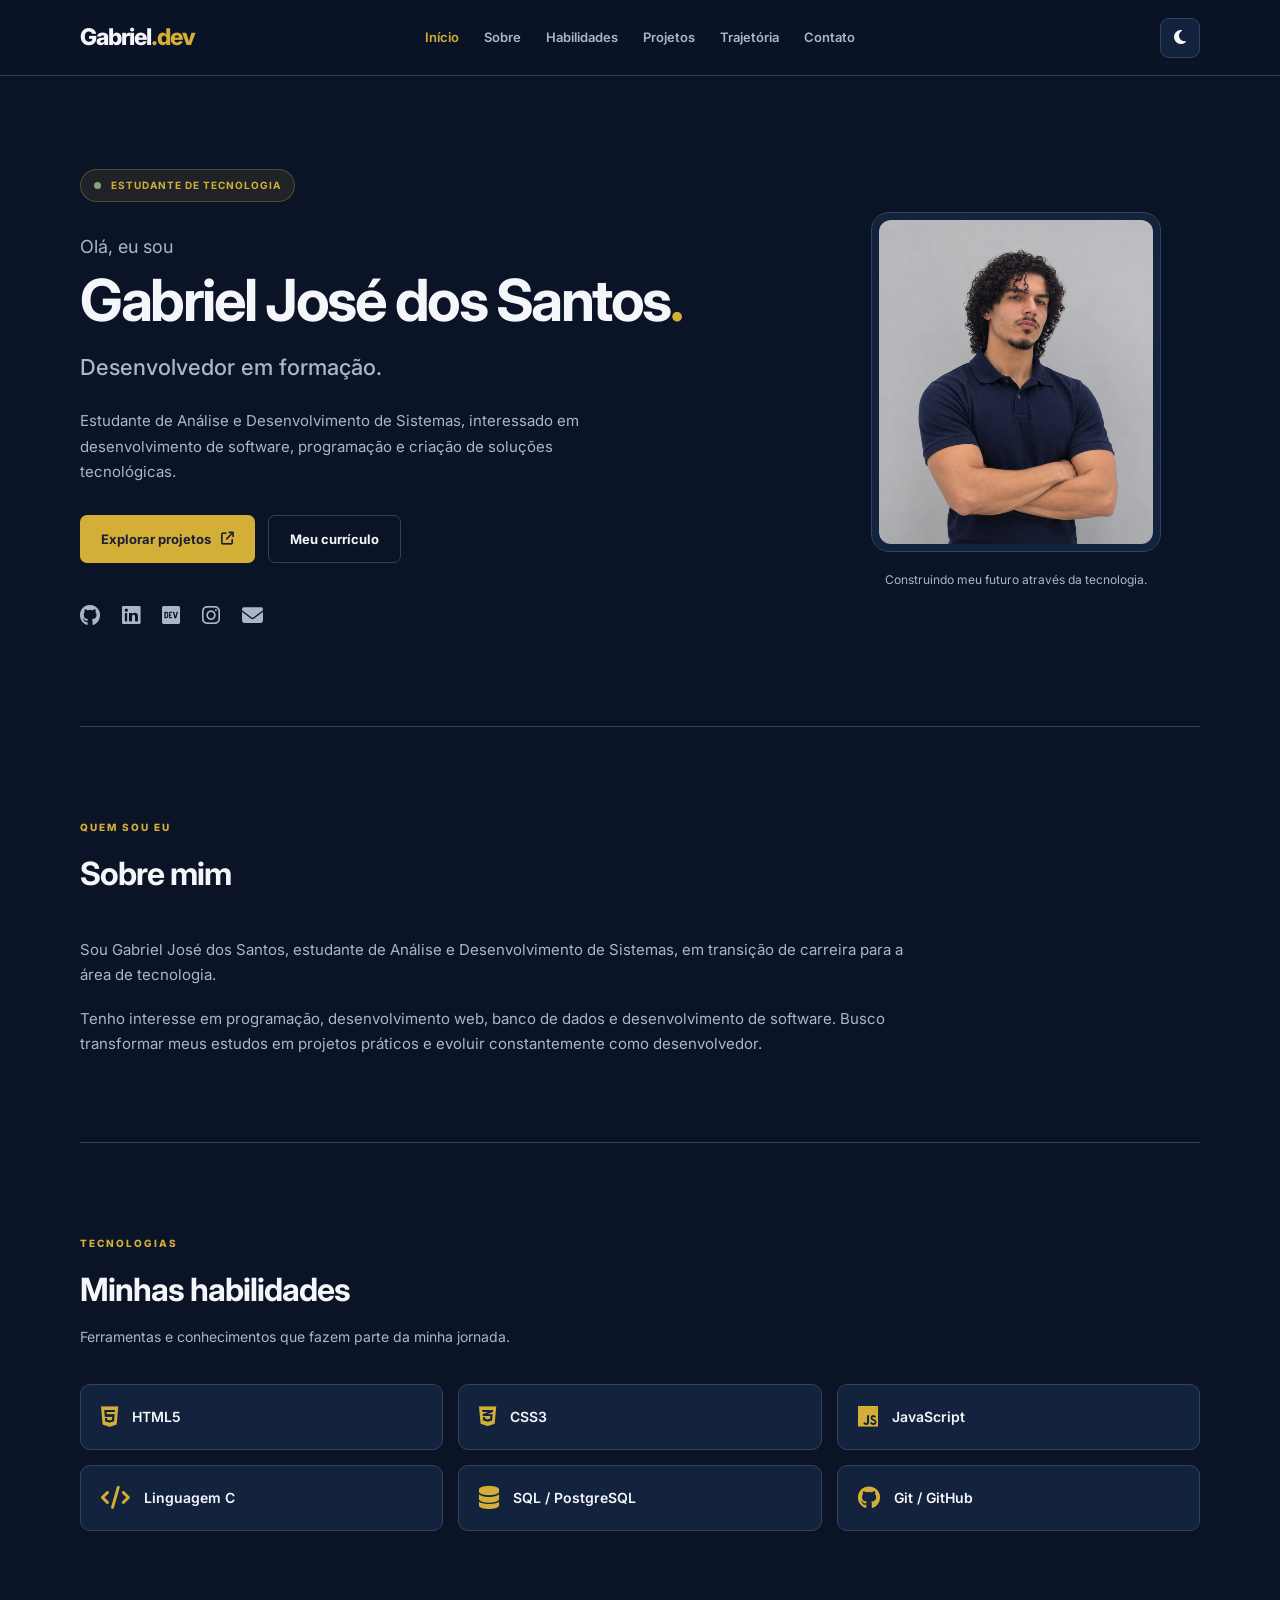
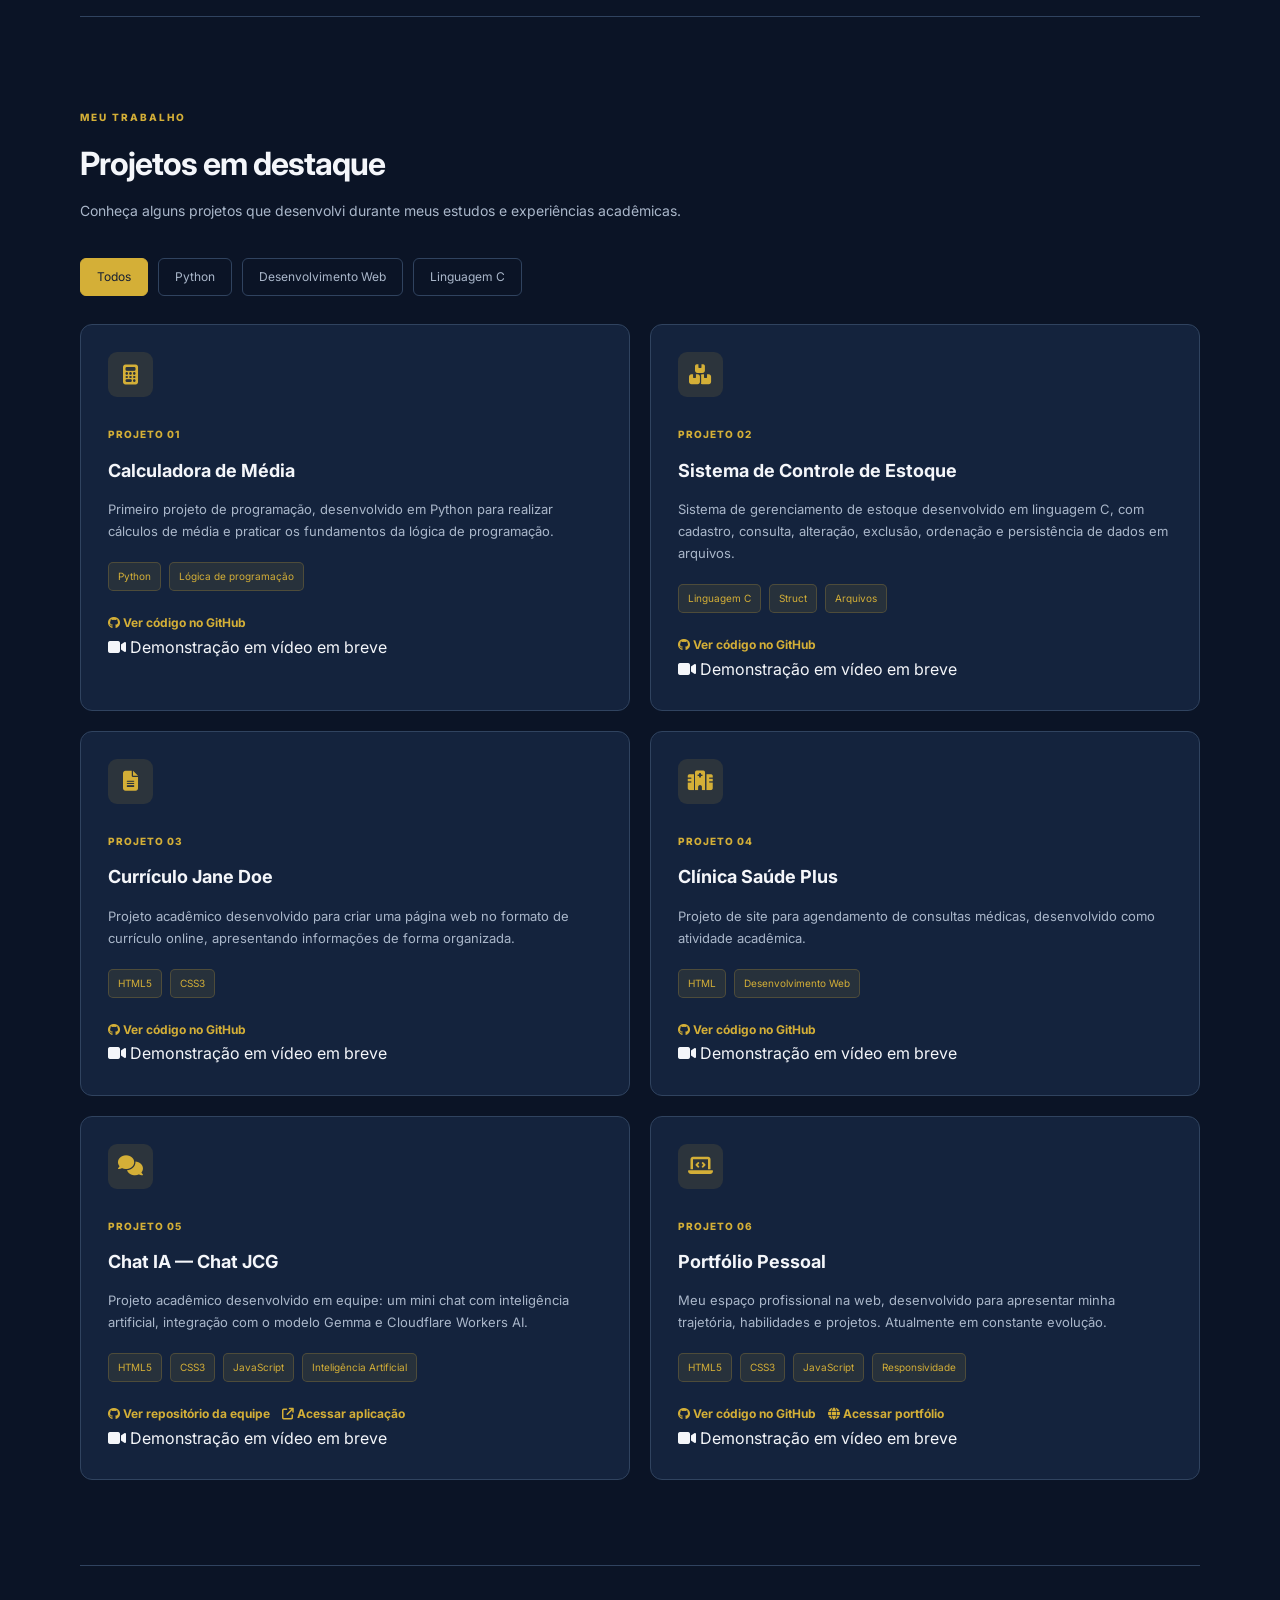
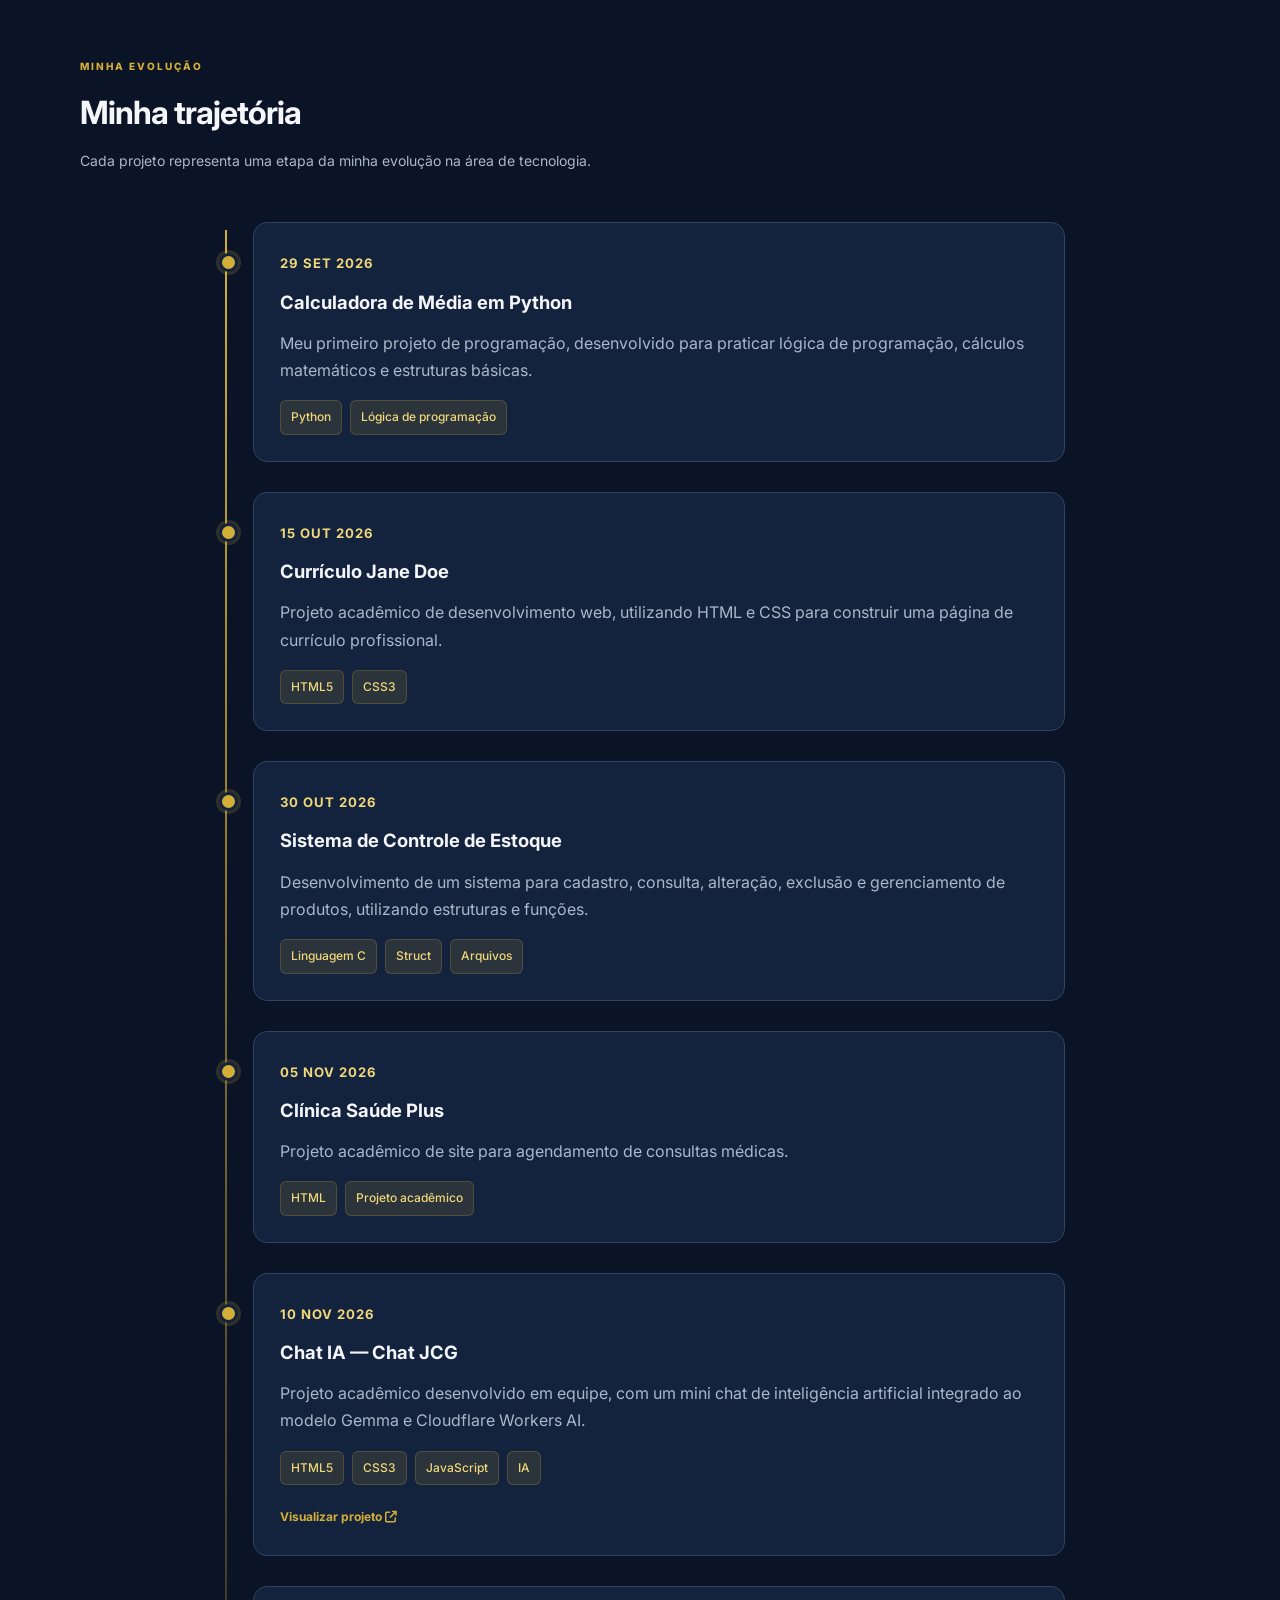
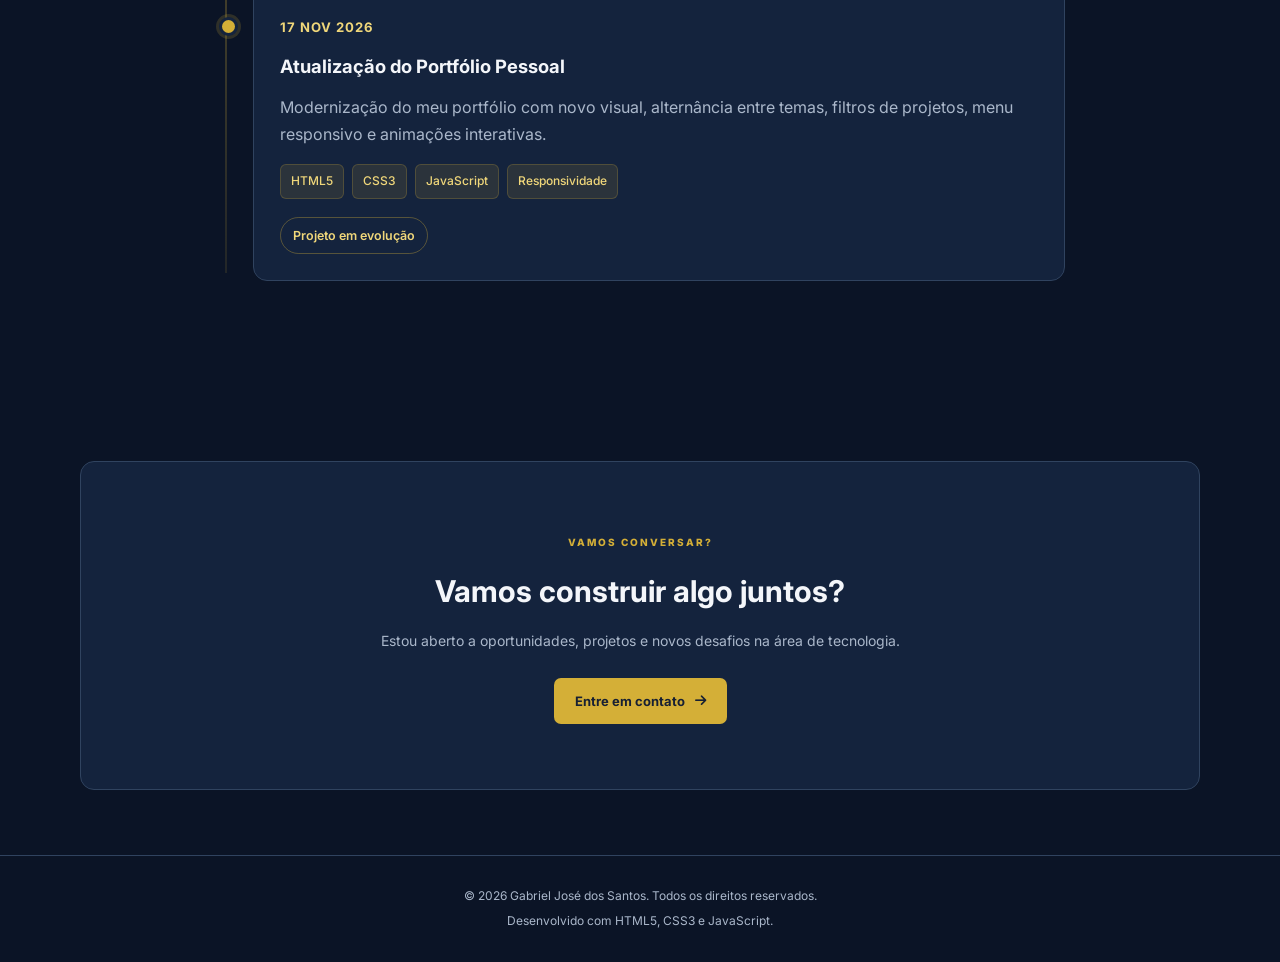
<file: index.html>
<!DOCTYPE html>
<html lang="pt-BR">

<head>
    <meta charset="UTF-8">
    <meta name="viewport" content="width=device-width, initial-scale=1.0">

    <meta name="description" content="Portfólio de Gabriel José dos Santos, estudante de Análise e Desenvolvimento de Sistemas.">

    <title>Gabriel Santos | Desenvolvedor</title>

    <link rel="preconnect" href="https://fonts.googleapis.com">
    <link rel="preconnect" href="https://fonts.gstatic.com" crossorigin>

    <link href="https://fonts.googleapis.com/css2?family=Inter:wght@400;500;600;700;800&display=swap" rel="stylesheet">

    <link rel="stylesheet" href="https://cdnjs.cloudflare.com/ajax/libs/font-awesome/6.5.2/css/all.min.css">

    <link rel="stylesheet" href="style.css">

    <script src="script.js" defer></script>
</head>

<body>

    <!-- =====================================
         NAVEGAÇÃO
    ====================================== -->

    <header class="topo">

        <div class="container topo-conteudo">

            <a href="#inicio" class="logo">
                Gabriel<span>.dev</span>
            </a>

            <button
                class="menu-toggle"
                type="button"
                aria-label="Abrir menu"
                aria-expanded="false"
            >
                <i class="fa-solid fa-bars"></i>
            </button>

            <nav class="menu">

                <a href="#inicio" class="ativo">Início</a>
                <a href="#sobre">Sobre</a>
                <a href="#habilidades">Habilidades</a>
                <a href="#projetos">Projetos</a>
                <a href="#trajetoria">Trajetória</a>
                <a href="contato.html">Contato</a>

            </nav>

            <button
                class="tema-toggle"
                type="button"
                aria-label="Ativar tema claro"
            >
                <i class="fa-solid fa-moon"></i>
            </button>

        </div>

    </header>


    <main>

        <!-- =====================================
             APRESENTAÇÃO
        ====================================== -->

        <section class="hero container" id="inicio">

            <div class="hero-texto">

                <span class="etiqueta">
                    <span class="ponto"></span>
                    ESTUDANTE DE TECNOLOGIA
                </span>

                <p class="saudacao">Olá, eu sou</p>

                <h1>
                    Gabriel José dos Santos<span>.</span>
                </h1>

                <h2>
                    Desenvolvedor em formação.
                </h2>

                <p class="hero-descricao">
                    Estudante de Análise e Desenvolvimento de Sistemas,
                    interessado em desenvolvimento de software,
                    programação e criação de soluções tecnológicas.
                </p>

                <div class="hero-botoes">

                    <a href="#projetos" class="botao botao-principal">
                        Explorar projetos
                        <i class="fa-solid fa-arrow-up-right-from-square"></i>
                    </a>

                    <a href="curriculo.html" class="botao botao-secundario">
                        Meu currículo
                    </a>

                </div>


                <!-- REDES SOCIAIS NA POSIÇÃO ORIGINAL -->

                <div class="redes-sociais">

                    <a
                        href="https://github.com/gabrieljdsantos"
                        target="_blank"
                        rel="noopener noreferrer"
                        aria-label="GitHub"
                    >
                        <i class="fa-brands fa-github"></i>
                    </a>

                    <a
                        href="https://www.linkedin.com/in/gabrieljdsantos"
                        target="_blank"
                        rel="noopener noreferrer"
                        aria-label="LinkedIn"
                    >
                        <i class="fa-brands fa-linkedin"></i>
                    </a>

                    <a
                        href="https://dev.to/gabriel_jdsantos"
                        target="_blank"
                        rel="noopener noreferrer"
                        aria-label="Dev.to"
                    >
                        <i class="fa-brands fa-dev"></i>
                    </a>

                    <a
                        href="https://www.instagram.com/gabriel_jdsantoss/"
                        target="_blank"
                        rel="noopener noreferrer"
                        aria-label="Instagram"
                    >
                        <i class="fa-brands fa-instagram"></i>
                    </a>

                    <a
                        href="mailto:gabriel.santos.gjs@outlook.com"
                        aria-label="E-mail"
                    >
                        <i class="fa-solid fa-envelope"></i>
                    </a>

                </div>

            </div>


            <!-- FOTO DE PERFIL -->

            <div class="hero-imagem">

                <div class="imagem-moldura">

                    <img
                        src="imagens/foto-perfil.jpeg"
                        alt="Foto de Gabriel José dos Santos"
                    >

                </div>

                <span class="imagem-legenda">
                    Construindo meu futuro através da tecnologia.
                </span>

            </div>

        </section>


        <!-- =====================================
             SOBRE MIM
        ====================================== -->

        <section class="secao container" id="sobre">

            <div class="titulo-secao">

                <span class="subtitulo">QUEM SOU EU</span>

                <h2>Sobre mim</h2>

            </div>

            <div class="sobre-conteudo">

                <p>
                    Sou Gabriel José dos Santos, estudante de Análise
                    e Desenvolvimento de Sistemas, em transição de
                    carreira para a área de tecnologia.
                </p>

                <p>
                    Tenho interesse em programação, desenvolvimento
                    web, banco de dados e desenvolvimento de software.
                    Busco transformar meus estudos em projetos práticos
                    e evoluir constantemente como desenvolvedor.
                </p>

            </div>

        </section>


        <!-- =====================================
             HABILIDADES
        ====================================== -->

        <section class="secao container" id="habilidades">

            <div class="titulo-secao">

                <span class="subtitulo">TECNOLOGIAS</span>

                <h2>Minhas habilidades</h2>

                <p>
                    Ferramentas e conhecimentos que fazem parte
                    da minha jornada.
                </p>

            </div>

            <div class="habilidades-grid">

                <div class="habilidade">
                    <i class="fa-brands fa-html5"></i>
                    <span>HTML5</span>
                </div>

                <div class="habilidade">
                    <i class="fa-brands fa-css3-alt"></i>
                    <span>CSS3</span>
                </div>

                <div class="habilidade">
                    <i class="fa-brands fa-js"></i>
                    <span>JavaScript</span>
                </div>

                <div class="habilidade">
                    <i class="fa-solid fa-code"></i>
                    <span>Linguagem C</span>
                </div>

                <div class="habilidade">
                    <i class="fa-solid fa-database"></i>
                    <span>SQL / PostgreSQL</span>
                </div>

                <div class="habilidade">
                    <i class="fa-brands fa-github"></i>
                    <span>Git / GitHub</span>
                </div>

            </div>

        </section>


        <!-- =====================================
             PROJETOS
        ====================================== -->

        <section class="secao container" id="projetos">

            <div class="titulo-secao">

                <span class="subtitulo">MEU TRABALHO</span>

                <h2>Projetos em destaque</h2>

                <p>
                    Conheça alguns projetos que desenvolvi durante
                    meus estudos e experiências acadêmicas.
                </p>

            </div>


            <!-- FILTROS -->

            <div class="filtros-projetos">

                <button
                    class="filtro ativo"
                    data-filtro="todos"
                    aria-pressed="true"
                >
                    Todos
                </button>

                <button
                    class="filtro"
                    data-filtro="python"
                    aria-pressed="false"
                >
                    Python
                </button>

                <button
                    class="filtro"
                    data-filtro="web"
                    aria-pressed="false"
                >
                    Desenvolvimento Web
                </button>

                <button
                    class="filtro"
                    data-filtro="c"
                    aria-pressed="false"
                >
                    Linguagem C
                </button>

            </div>


            <!-- CARDS DOS PROJETOS -->

            <div class="projetos-grid">


                <!-- PROJETO 01: PYTHON -->

                <article class="card-projeto" data-categoria="python">

                    <div class="projeto-icone">
                        <i class="fa-solid fa-calculator"></i>
                    </div>

                    <span class="projeto-numero">PROJETO 01</span>

                    <h3>Calculadora de Média</h3>

                    <p>
                        Primeiro projeto de programação, desenvolvido
                        em Python para realizar cálculos de média
                        e praticar os fundamentos da lógica de programação.
                    </p>

                    <div class="tags">
                        <span>Python</span>
                        <span>Lógica de programação</span>
                    </div>

                    <div class="projeto-acoes">

                        <a
                            href="https://github.com/gabrieljdsantos/calculo_media_python"
                            target="_blank"
                            rel="noopener noreferrer"
                            class="link-projeto"
                        >
                            <i class="fa-brands fa-github"></i>
                            Ver código no GitHub
                        </a>

                    </div>

                    <span class="projeto-video">
                        <i class="fa-solid fa-video"></i>
                        Demonstração em vídeo em breve
                    </span>

                </article>


                <!-- PROJETO 02: ESTOQUE EM C -->

                <article class="card-projeto" data-categoria="c">

                    <div class="projeto-icone">
                        <i class="fa-solid fa-boxes-stacked"></i>
                    </div>

                    <span class="projeto-numero">PROJETO 02</span>

                    <h3>Sistema de Controle de Estoque</h3>

                    <p>
                        Sistema de gerenciamento de estoque desenvolvido
                        em linguagem C, com cadastro, consulta, alteração,
                        exclusão, ordenação e persistência de dados em arquivos.
                    </p>

                    <div class="tags">
                        <span>Linguagem C</span>
                        <span>Struct</span>
                        <span>Arquivos</span>
                    </div>

                    <div class="projeto-acoes">

                        <a
                            href="https://github.com/gabrieljdsantos/sistema-de-estoque-em-c"
                            target="_blank"
                            rel="noopener noreferrer"
                            class="link-projeto"
                        >
                            <i class="fa-brands fa-github"></i>
                            Ver código no GitHub
                        </a>

                    </div>

                    <span class="projeto-video">
                        <i class="fa-solid fa-video"></i>
                        Demonstração em vídeo em breve
                    </span>

                </article>


                <!-- PROJETO 03: CURRÍCULO JANE DOE -->

                <article class="card-projeto" data-categoria="web">

                    <div class="projeto-icone">
                        <i class="fa-solid fa-file-lines"></i>
                    </div>

                    <span class="projeto-numero">PROJETO 03</span>

                    <h3>Currículo Jane Doe</h3>

                    <p>
                        Projeto acadêmico desenvolvido para criar
                        uma página web no formato de currículo online,
                        apresentando informações de forma organizada.
                    </p>

                    <div class="tags">
                        <span>HTML5</span>
                        <span>CSS3</span>
                    </div>

                    <div class="projeto-acoes">

                        <a
                            href="https://github.com/gabrieljdsantos/Curr-culo-Jane-Doe"
                            target="_blank"
                            rel="noopener noreferrer"
                            class="link-projeto"
                        >
                            <i class="fa-brands fa-github"></i>
                            Ver código no GitHub
                        </a>

                    </div>

                    <span class="projeto-video">
                        <i class="fa-solid fa-video"></i>
                        Demonstração em vídeo em breve
                    </span>

                </article>


                <!-- PROJETO 04: CLÍNICA SAÚDE PLUS -->

                <article class="card-projeto" data-categoria="web">

                    <div class="projeto-icone">
                        <i class="fa-solid fa-hospital"></i>
                    </div>

                    <span class="projeto-numero">PROJETO 04</span>

                    <h3>Clínica Saúde Plus</h3>

                    <p>
                        Projeto de site para agendamento de consultas
                        médicas, desenvolvido como atividade acadêmica.
                    </p>

                    <div class="tags">
                        <span>HTML</span>
                        <span>Desenvolvimento Web</span>
                    </div>

                    <div class="projeto-acoes">

                        <a
                            href="https://github.com/gabrieljdsantos/clinica-saude-plus"
                            target="_blank"
                            rel="noopener noreferrer"
                            class="link-projeto"
                        >
                            <i class="fa-brands fa-github"></i>
                            Ver código no GitHub
                        </a>

                    </div>

                    <span class="projeto-video">
                        <i class="fa-solid fa-video"></i>
                        Demonstração em vídeo em breve
                    </span>

                </article>


                <!-- PROJETO 05: CHAT JCG -->

                <article class="card-projeto" data-categoria="web">

                    <div class="projeto-icone">
                        <i class="fa-solid fa-comments"></i>
                    </div>

                    <span class="projeto-numero">PROJETO 05</span>

                    <h3>Chat IA — Chat JCG</h3>

                    <p>
                        Projeto acadêmico desenvolvido em equipe:
                        um mini chat com inteligência artificial,
                        integração com o modelo Gemma e Cloudflare
                        Workers AI.
                    </p>

                    <div class="tags">
                        <span>HTML5</span>
                        <span>CSS3</span>
                        <span>JavaScript</span>
                        <span>Inteligência Artificial</span>
                    </div>

                    <div class="projeto-acoes">

                        <a
                            href="https://github.com/crysnanth/chat-ia"
                            target="_blank"
                            rel="noopener noreferrer"
                            class="link-projeto"
                        >
                            <i class="fa-brands fa-github"></i>
                            Ver repositório da equipe
                        </a>

                        <a
                            href="https://minichat-ai-web.pages.dev"
                            target="_blank"
                            rel="noopener noreferrer"
                            class="link-projeto"
                        >
                            <i class="fa-solid fa-arrow-up-right-from-square"></i>
                            Acessar aplicação
                        </a>

                    </div>

                    <span class="projeto-video">
                        <i class="fa-solid fa-video"></i>
                        Demonstração em vídeo em breve
                    </span>

                </article>


                <!-- PROJETO 06: PORTFÓLIO -->

                <article class="card-projeto" data-categoria="web">

                    <div class="projeto-icone">
                        <i class="fa-solid fa-laptop-code"></i>
                    </div>

                    <span class="projeto-numero">PROJETO 06</span>

                    <h3>Portfólio Pessoal</h3>

                    <p>
                        Meu espaço profissional na web, desenvolvido
                        para apresentar minha trajetória, habilidades
                        e projetos. Atualmente em constante evolução.
                    </p>

                    <div class="tags">
                        <span>HTML5</span>
                        <span>CSS3</span>
                        <span>JavaScript</span>
                        <span>Responsividade</span>
                    </div>

                    <div class="projeto-acoes">

                        <a
                            href="https://github.com/gabrieljdsantos/gabriel-dev-portfolio"
                            target="_blank"
                            rel="noopener noreferrer"
                            class="link-projeto"
                        >
                            <i class="fa-brands fa-github"></i>
                            Ver código no GitHub
                        </a>

                        <a
                            href="https://gabrieljdsantos.github.io/gabriel-dev-portfolio/"
                            target="_blank"
                            rel="noopener noreferrer"
                            class="link-projeto"
                        >
                            <i class="fa-solid fa-globe"></i>
                            Acessar portfólio
                        </a>

                    </div>

                    <span class="projeto-video">
                        <i class="fa-solid fa-video"></i>
                        Demonstração em vídeo em breve
                    </span>

                </article>

            </div>

        </section>


        <!-- =====================================
             TRAJETÓRIA
        ====================================== -->

        <section class="secao container" id="trajetoria">

            <div class="titulo-secao">

                <span class="subtitulo">MINHA EVOLUÇÃO</span>

                <h2>Minha trajetória</h2>

                <p>
                    Cada projeto representa uma etapa da minha
                    evolução na área de tecnologia.
                </p>

            </div>


            <div class="linha-tempo">


                <!-- PROJETO 01 -->

                <article class="item-tempo">

                    <span class="tempo-data">29 SET 2026</span>

                    <h3>Calculadora de Média em Python</h3>

                    <p>
                        Meu primeiro projeto de programação,
                        desenvolvido para praticar lógica de
                        programação, cálculos matemáticos e
                        estruturas básicas.
                    </p>

                    <div class="tags">
                        <span>Python</span>
                        <span>Lógica de programação</span>
                    </div>

                </article>


                <!-- PROJETO 02 -->

                <article class="item-tempo">

                    <span class="tempo-data">15 OUT 2026</span>

                    <h3>Currículo Jane Doe</h3>

                    <p>
                        Projeto acadêmico de desenvolvimento web,
                        utilizando HTML e CSS para construir uma
                        página de currículo profissional.
                    </p>

                    <div class="tags">
                        <span>HTML5</span>
                        <span>CSS3</span>
                    </div>

                </article>


                <!-- PROJETO 03 -->

                <article class="item-tempo">

                    <span class="tempo-data">30 OUT 2026</span>

                    <h3>Sistema de Controle de Estoque</h3>

                    <p>
                        Desenvolvimento de um sistema para cadastro,
                        consulta, alteração, exclusão e gerenciamento
                        de produtos, utilizando estruturas e funções.
                    </p>

                    <div class="tags">
                        <span>Linguagem C</span>
                        <span>Struct</span>
                        <span>Arquivos</span>
                    </div>

                </article>


                <!-- PROJETO 04 -->

                <article class="item-tempo">

                    <span class="tempo-data">05 NOV 2026</span>

                    <h3>Clínica Saúde Plus</h3>

                    <p>
                        Projeto acadêmico de site para agendamento
                        de consultas médicas.
                    </p>

                    <div class="tags">
                        <span>HTML</span>
                        <span>Projeto acadêmico</span>
                    </div>

                </article>


                <!-- PROJETO 05 -->

                <article class="item-tempo">

                    <span class="tempo-data">10 NOV 2026</span>

                    <h3>Chat IA — Chat JCG</h3>

                    <p>
                        Projeto acadêmico desenvolvido em equipe,
                        com um mini chat de inteligência artificial
                        integrado ao modelo Gemma e Cloudflare
                        Workers AI.
                    </p>

                    <div class="tags">
                        <span>HTML5</span>
                        <span>CSS3</span>
                        <span>JavaScript</span>
                        <span>IA</span>
                    </div>

                    <a
                        href="https://minichat-ai-web.pages.dev"
                        target="_blank"
                        rel="noopener noreferrer"
                        class="link-projeto"
                    >
                        Visualizar projeto
                        <i class="fa-solid fa-arrow-up-right-from-square"></i>
                    </a>

                </article>


                <!-- ATUALIZAÇÃO DO PORTFÓLIO -->

                <article class="item-tempo">

                    <span class="tempo-data">17 NOV 2026</span>

                    <h3>Atualização do Portfólio Pessoal</h3>

                    <p>
                        Modernização do meu portfólio com novo visual,
                        alternância entre temas, filtros de projetos,
                        menu responsivo e animações interativas.
                    </p>

                    <div class="tags">
                        <span>HTML5</span>
                        <span>CSS3</span>
                        <span>JavaScript</span>
                        <span>Responsividade</span>
                    </div>

                    <span class="status-projeto">
                        Projeto em evolução
                    </span>

                </article>

            </div>

        </section>


        <!-- =====================================
             CONTATO
        ====================================== -->

        <section class="cta container">

            <span class="subtitulo">VAMOS CONVERSAR?</span>

            <h2>Vamos construir algo juntos?</h2>

            <p>
                Estou aberto a oportunidades, projetos e novos
                desafios na área de tecnologia.
            </p>

            <a href="contato.html" class="botao botao-principal">

                Entre em contato
                <i class="fa-solid fa-arrow-right"></i>

            </a>

        </section>

    </main>


    <!-- =====================================
         RODAPÉ
    ====================================== -->

    <footer class="rodape">

        <p>
            © 2026 Gabriel José dos Santos. Todos os direitos reservados.
        </p>

        <p>
            Desenvolvido com HTML5, CSS3 e JavaScript.
        </p>

    </footer>

</body>

</html>
</file>
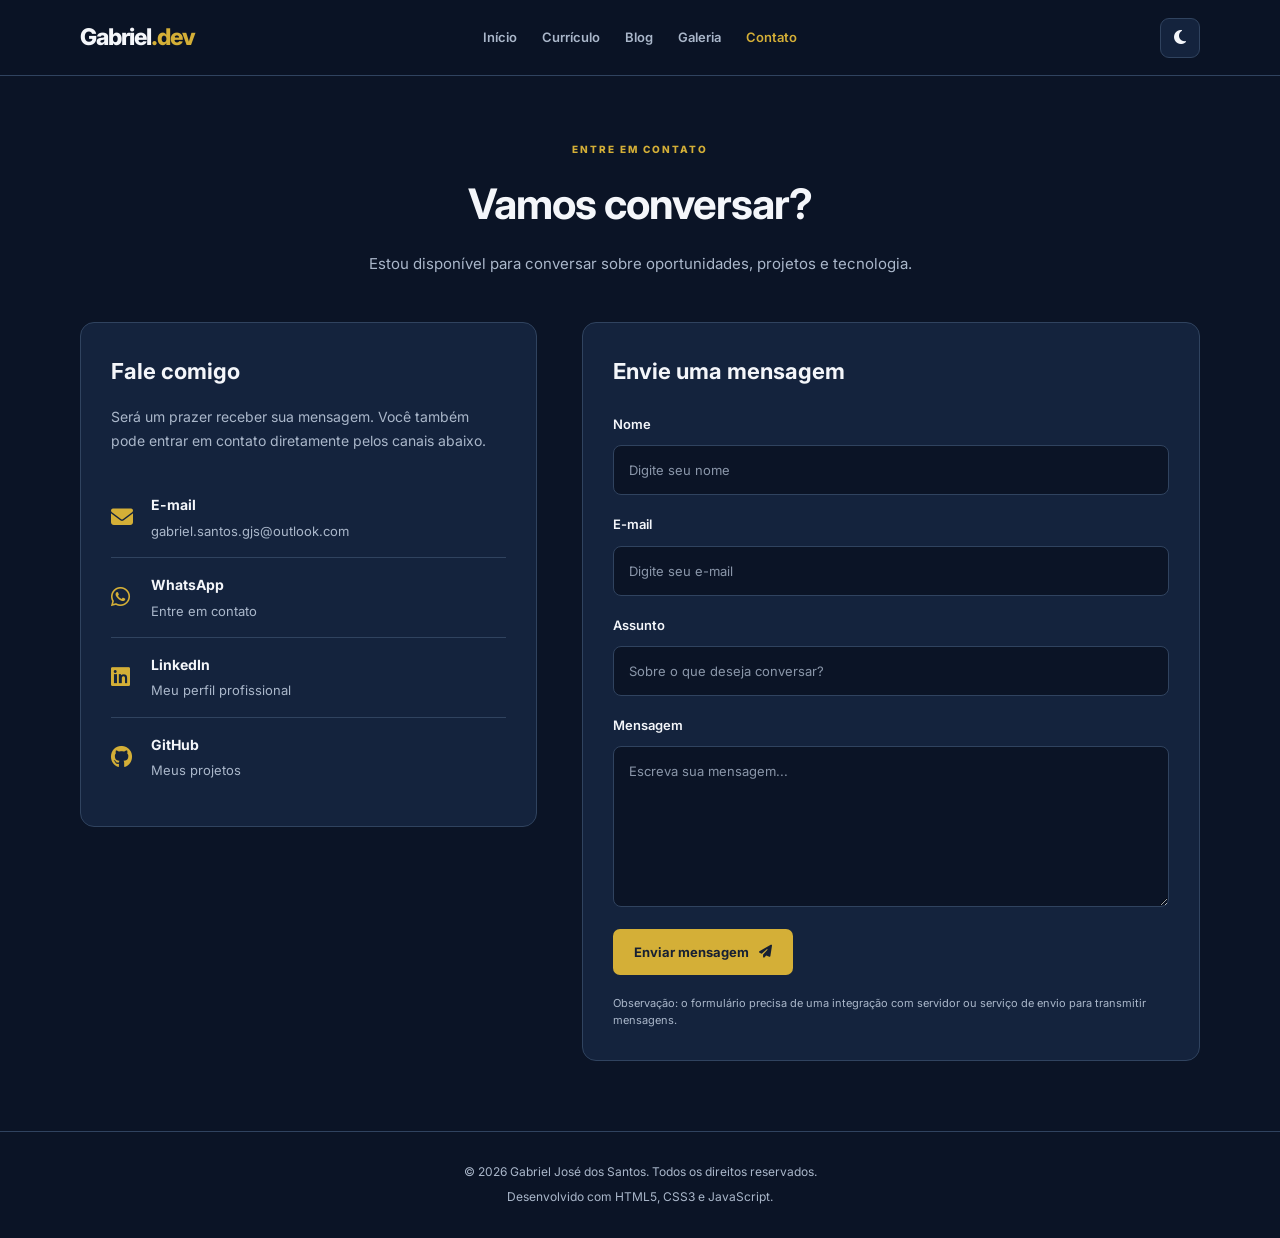
<file: contato.html>
<!DOCTYPE html>
<html lang="pt-BR">

<head>
    <meta charset="UTF-8">
    <meta name="viewport" content="width=device-width, initial-scale=1.0">

    <title>Contato | Gabriel Santos</title>

    <link rel="preconnect" href="https://fonts.googleapis.com">
    <link rel="preconnect" href="https://fonts.gstatic.com" crossorigin>

    <link
        href="https://fonts.googleapis.com/css2?family=Inter:wght@400;500;600;700;800&display=swap"
        rel="stylesheet"
    >

    <link
        rel="stylesheet"
        href="https://cdnjs.cloudflare.com/ajax/libs/font-awesome/6.5.2/css/all.min.css"
    >

    <link rel="stylesheet" href="style.css">

    <script src="script.js" defer></script>
</head>

<body>

    <!-- =====================================
         CABEÇALHO E NAVEGAÇÃO
    ====================================== -->

    <header class="topo">

        <div class="container topo-conteudo">

            <a href="index.html" class="logo">
                Gabriel<span>.dev</span>
            </a>

            <button
                class="menu-toggle"
                type="button"
                aria-label="Abrir menu"
                aria-expanded="false"
            >
                <i class="fa-solid fa-bars"></i>
            </button>

            <nav class="menu">

                <a href="index.html">Início</a>

                <a href="curriculo.html">Currículo</a>

                <a href="blog.html">Blog</a>

                <a href="fotos.html">Galeria</a>

                <a href="contato.html" class="ativo">Contato</a>

            </nav>

            <button
                class="tema-toggle"
                type="button"
                aria-label="Ativar tema claro"
            >
                <i class="fa-solid fa-moon"></i>
            </button>

        </div>

    </header>


    <!-- =====================================
         CONTEÚDO PRINCIPAL
    ====================================== -->

    <main class="container pagina-interna">

        <!-- APRESENTAÇÃO -->

        <section class="cabecalho-pagina">

            <span class="subtitulo">
                ENTRE EM CONTATO
            </span>

            <h1>
                Vamos conversar?
            </h1>

            <p>
                Estou disponível para conversar sobre oportunidades,
                projetos e tecnologia.
            </p>

        </section>


        <!-- =====================================
             ÁREA DE CONTATO
        ====================================== -->

        <section class="contato-layout">


            <!-- INFORMAÇÕES DE CONTATO -->

            <div class="contato-info">

                <h2>Fale comigo</h2>

                <p>
                    Será um prazer receber sua mensagem.
                    Você também pode entrar em contato diretamente
                    pelos canais abaixo.
                </p>


                <!-- E-MAIL -->

                <a
                    href="mailto:gabriel.santos.gjs@outlook.com"
                    class="contato-item"
                >

                    <i class="fa-solid fa-envelope"></i>

                    <span>
                        <strong>E-mail</strong>

                        gabriel.santos.gjs@outlook.com
                    </span>

                </a>


                <!-- WHATSAPP -->

                <a
                    href="https://wa.me/5511991273616"
                    target="_blank"
                    rel="noopener noreferrer"
                    class="contato-item"
                >

                    <i class="fa-brands fa-whatsapp"></i>

                    <span>
                        <strong>WhatsApp</strong>

                        Entre em contato
                    </span>

                </a>


                <!-- LINKEDIN -->

                <a
                    href="https://www.linkedin.com/in/gabrieljdsantos"
                    target="_blank"
                    rel="noopener noreferrer"
                    class="contato-item"
                >

                    <i class="fa-brands fa-linkedin"></i>

                    <span>
                        <strong>LinkedIn</strong>

                        Meu perfil profissional
                    </span>

                </a>


                <!-- GITHUB -->

                <a
                    href="https://github.com/gabrieljdsantos"
                    target="_blank"
                    rel="noopener noreferrer"
                    class="contato-item"
                >

                    <i class="fa-brands fa-github"></i>

                    <span>
                        <strong>GitHub</strong>

                        Meus projetos
                    </span>

                </a>

            </div>


            <!-- =====================================
                 FORMULÁRIO DE CONTATO
            ====================================== -->

            <div class="formulario">

                <h2>Envie uma mensagem</h2>

                <form action="#" method="post">

                    <label for="nome">
                        Nome
                    </label>

                    <input
                        type="text"
                        id="nome"
                        name="nome"
                        placeholder="Digite seu nome"
                        autocomplete="name"
                        required
                    >


                    <label for="email">
                        E-mail
                    </label>

                    <input
                        type="email"
                        id="email"
                        name="email"
                        placeholder="Digite seu e-mail"
                        autocomplete="email"
                        required
                    >


                    <label for="assunto">
                        Assunto
                    </label>

                    <input
                        type="text"
                        id="assunto"
                        name="assunto"
                        placeholder="Sobre o que deseja conversar?"
                    >


                    <label for="mensagem">
                        Mensagem
                    </label>

                    <textarea
                        id="mensagem"
                        name="mensagem"
                        rows="6"
                        placeholder="Escreva sua mensagem..."
                        required
                    ></textarea>


                    <button
                        type="submit"
                        class="botao botao-principal"
                    >

                        Enviar mensagem

                        <i class="fa-solid fa-paper-plane"></i>

                    </button>

                </form>


                <p class="aviso-formulario">

                    Observação: o formulário precisa de uma integração
                    com servidor ou serviço de envio para transmitir mensagens.

                </p>

            </div>

        </section>

    </main>


    <!-- =====================================
         RODAPÉ
    ====================================== -->

    <footer class="rodape">

        <p>
            © 2026 Gabriel José dos Santos. Todos os direitos reservados.
        </p>

        <p>
            Desenvolvido com HTML5, CSS3 e JavaScript.
        </p>

    </footer>

</body>

</html>
</file>
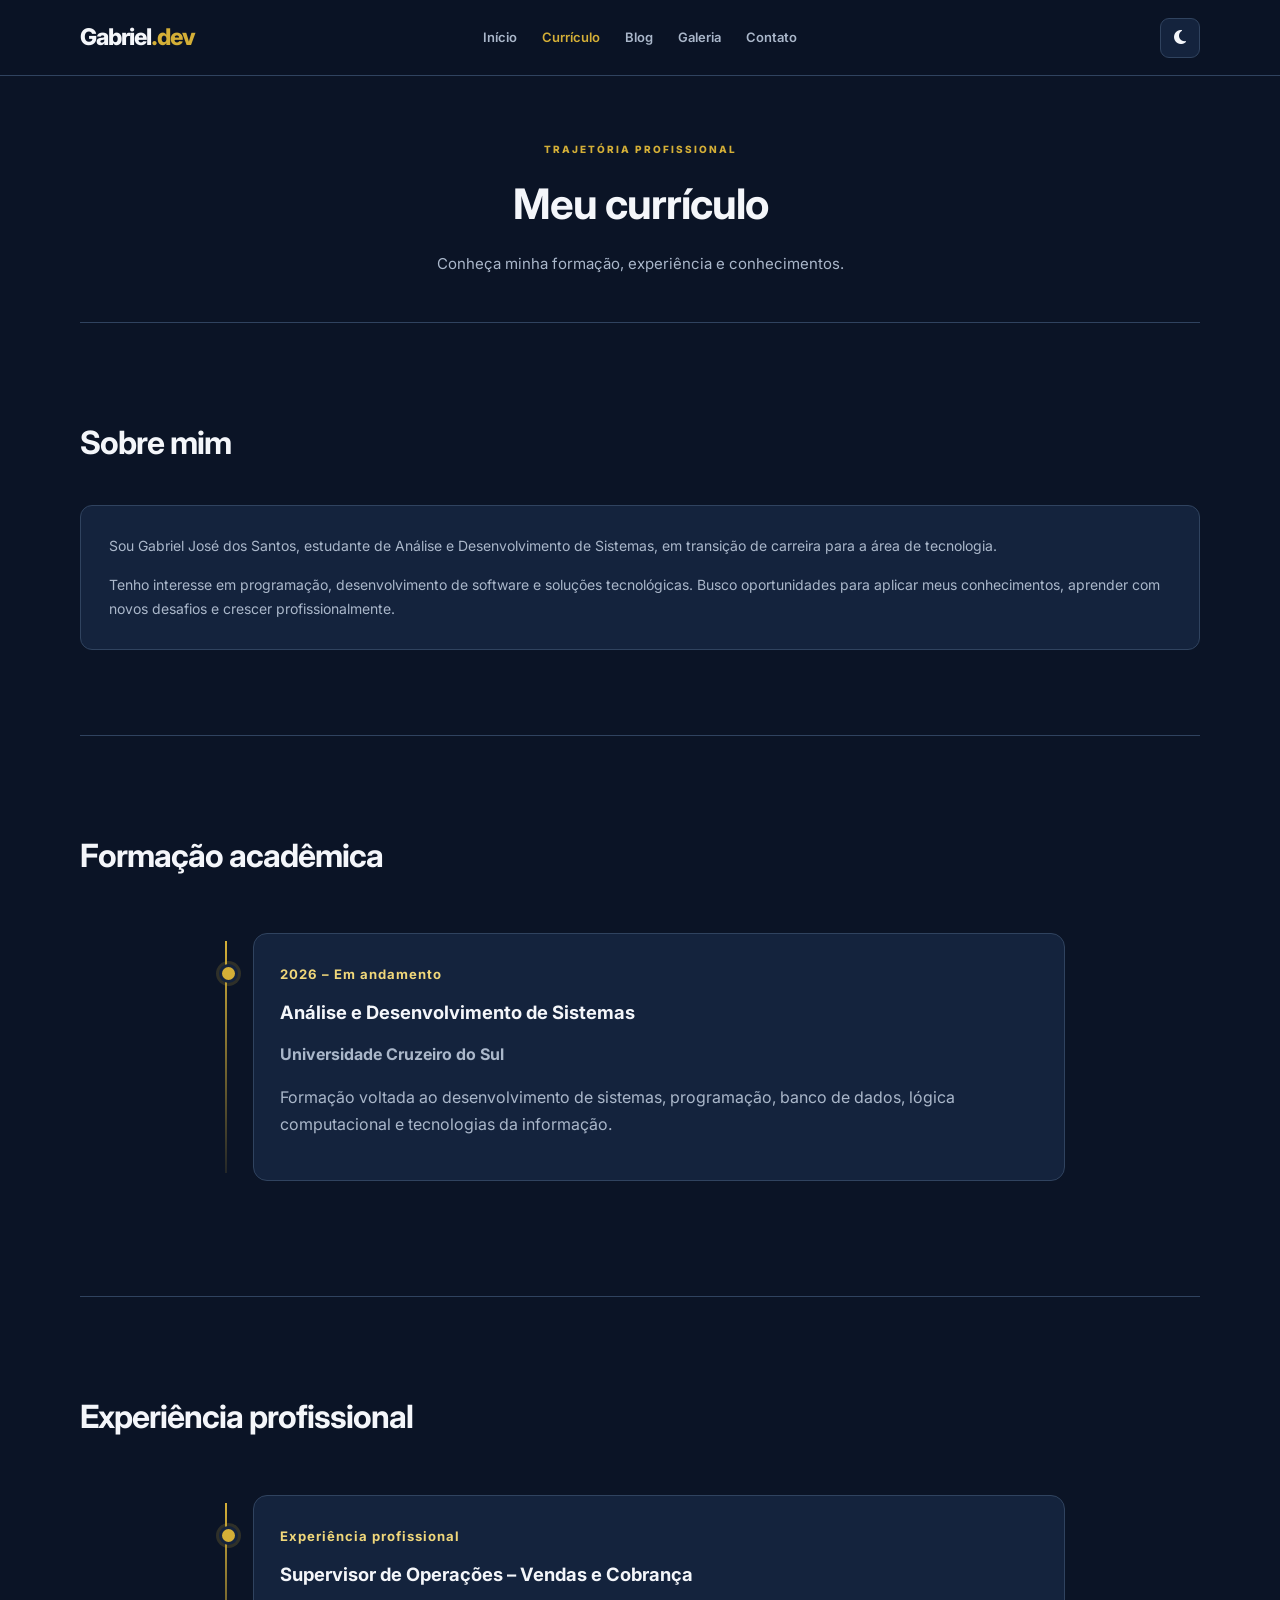
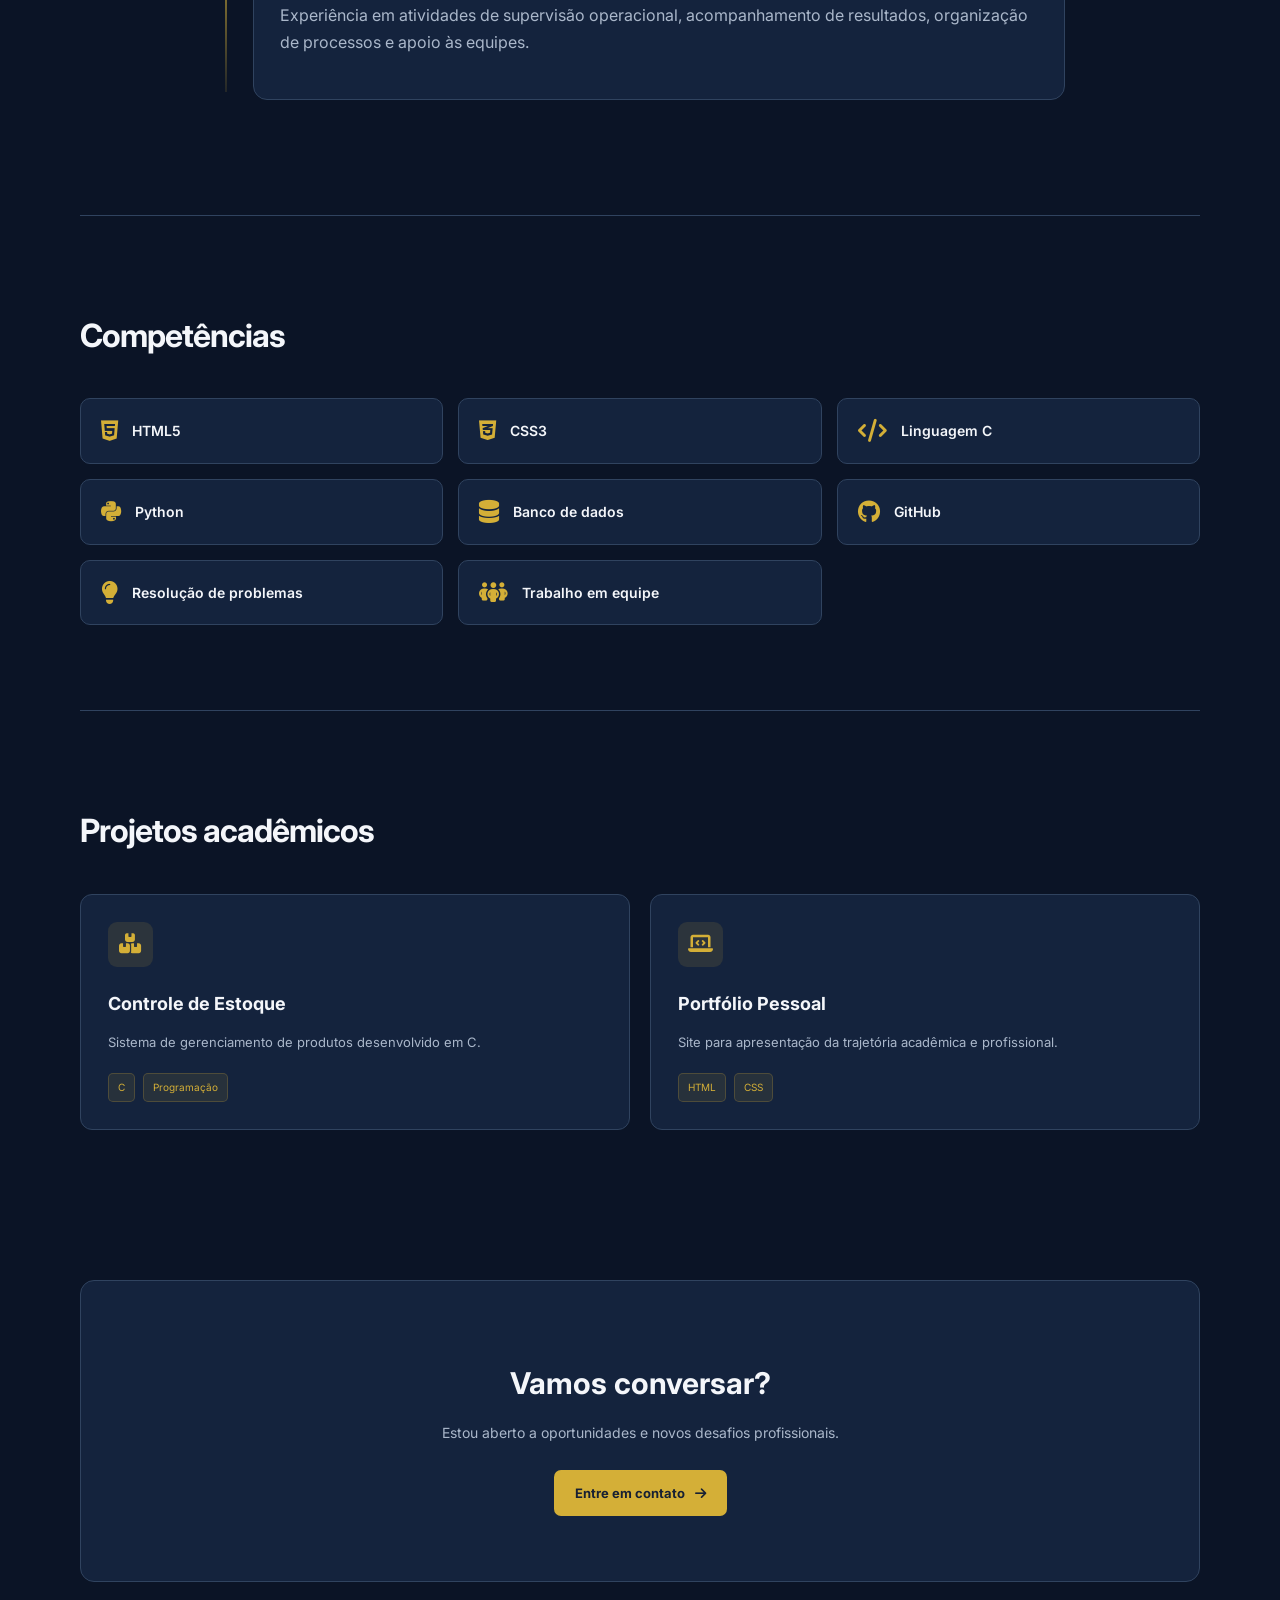
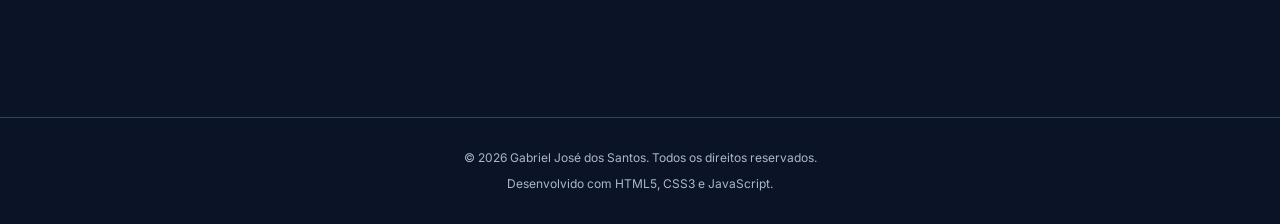
<file: curriculo.html>
<!DOCTYPE html>
<html lang="pt-BR">

<head>
    <meta charset="UTF-8">
    <meta name="viewport" content="width=device-width, initial-scale=1.0">

    <title>Currículo | Gabriel Santos</title>

    <link rel="preconnect" href="https://fonts.googleapis.com">
    <link rel="preconnect" href="https://fonts.gstatic.com" crossorigin>

    <link
        href="https://fonts.googleapis.com/css2?family=Inter:wght@400;500;600;700;800&display=swap"
        rel="stylesheet"
    >

    <link
        rel="stylesheet"
        href="https://cdnjs.cloudflare.com/ajax/libs/font-awesome/6.5.2/css/all.min.css"
    >

    <link rel="stylesheet" href="style.css">

    <script src="script.js" defer></script>
</head>

<body>

    <!-- =====================================
         NAVEGAÇÃO
    ====================================== -->

    <header class="topo">

        <div class="container topo-conteudo">

            <a href="index.html" class="logo">
                Gabriel<span>.dev</span>
            </a>

            <button
                class="menu-toggle"
                type="button"
                aria-label="Abrir menu"
                aria-expanded="false"
            >
                <i class="fa-solid fa-bars"></i>
            </button>

            <nav class="menu">

                <a href="index.html">Início</a>
                <a href="curriculo.html" class="ativo">Currículo</a>
                <a href="blog.html">Blog</a>
                <a href="fotos.html">Galeria</a>
                <a href="contato.html">Contato</a>

            </nav>

            <button
                class="tema-toggle"
                type="button"
                aria-label="Ativar tema claro"
            >
                <i class="fa-solid fa-moon"></i>
            </button>

        </div>

    </header>


    <main class="container pagina-interna">

        <!-- =====================================
             CABEÇALHO DA PÁGINA
        ====================================== -->

        <section class="cabecalho-pagina">

            <span class="subtitulo">TRAJETÓRIA PROFISSIONAL</span>

            <h1>Meu currículo</h1>

            <p>
                Conheça minha formação, experiência e conhecimentos.
            </p>

        </section>


        <!-- =====================================
             SOBRE MIM
        ====================================== -->

        <section class="secao">

            <div class="titulo-secao">
                <h2>Sobre mim</h2>
            </div>

            <div class="painel">

                <p>
                    Sou Gabriel José dos Santos, estudante de Análise e
                    Desenvolvimento de Sistemas, em transição de carreira
                    para a área de tecnologia.
                </p>

                <p>
                    Tenho interesse em programação, desenvolvimento de software
                    e soluções tecnológicas. Busco oportunidades para aplicar
                    meus conhecimentos, aprender com novos desafios e crescer
                    profissionalmente.
                </p>

            </div>

        </section>


        <!-- =====================================
             FORMAÇÃO ACADÊMICA
        ====================================== -->

        <section class="secao">

            <div class="titulo-secao">
                <h2>Formação acadêmica</h2>
            </div>

            <div class="linha-tempo">

                <article class="item-tempo">

                    <span class="tempo-data">
                        2026 – Em andamento
                    </span>

                    <h3>Análise e Desenvolvimento de Sistemas</h3>

                    <p class="texto-destaque">
                        Universidade Cruzeiro do Sul
                    </p>

                    <p>
                        Formação voltada ao desenvolvimento de sistemas,
                        programação, banco de dados, lógica computacional
                        e tecnologias da informação.
                    </p>

                </article>

            </div>

        </section>


        <!-- =====================================
             EXPERIÊNCIA PROFISSIONAL
        ====================================== -->

        <section class="secao">

            <div class="titulo-secao">
                <h2>Experiência profissional</h2>
            </div>

            <div class="linha-tempo">

                <article class="item-tempo">

                    <span class="tempo-data">
                        Experiência profissional
                    </span>

                    <h3>
                        Supervisor de Operações – Vendas e Cobrança
                    </h3>

                    <p>
                        Experiência em atividades de supervisão operacional,
                        acompanhamento de resultados, organização de processos
                        e apoio às equipes.
                    </p>

                </article>

            </div>

        </section>


        <!-- =====================================
             COMPETÊNCIAS
        ====================================== -->

        <section class="secao">

            <div class="titulo-secao">
                <h2>Competências</h2>
            </div>

            <div class="habilidades-grid">

                <div class="habilidade">
                    <i class="fa-brands fa-html5"></i>
                    <span>HTML5</span>
                </div>

                <div class="habilidade">
                    <i class="fa-brands fa-css3-alt"></i>
                    <span>CSS3</span>
                </div>

                <div class="habilidade">
                    <i class="fa-solid fa-code"></i>
                    <span>Linguagem C</span>
                </div>

                <div class="habilidade">
                    <i class="fa-brands fa-python"></i>
                    <span>Python</span>
                </div>

                <div class="habilidade">
                    <i class="fa-solid fa-database"></i>
                    <span>Banco de dados</span>
                </div>

                <div class="habilidade">
                    <i class="fa-brands fa-github"></i>
                    <span>GitHub</span>
                </div>

                <div class="habilidade">
                    <i class="fa-solid fa-lightbulb"></i>
                    <span>Resolução de problemas</span>
                </div>

                <div class="habilidade">
                    <i class="fa-solid fa-people-group"></i>
                    <span>Trabalho em equipe</span>
                </div>

            </div>

        </section>


        <!-- =====================================
             PROJETOS ACADÊMICOS
        ====================================== -->

        <section class="secao">

            <div class="titulo-secao">
                <h2>Projetos acadêmicos</h2>
            </div>

            <div class="projetos-grid">


                <!-- PROJETO 01 -->

                <article class="card-projeto">

                    <div class="projeto-icone">
                        <i class="fa-solid fa-boxes-stacked"></i>
                    </div>

                    <h3>Controle de Estoque</h3>

                    <p>
                        Sistema de gerenciamento de produtos desenvolvido em C.
                    </p>

                    <div class="tags">
                        <span>C</span>
                        <span>Programação</span>
                    </div>

                </article>


                <!-- PROJETO 02 -->

                <article class="card-projeto">

                    <div class="projeto-icone">
                        <i class="fa-solid fa-laptop-code"></i>
                    </div>

                    <h3>Portfólio Pessoal</h3>

                    <p>
                        Site para apresentação da trajetória acadêmica e profissional.
                    </p>

                    <div class="tags">
                        <span>HTML</span>
                        <span>CSS</span>
                    </div>

                </article>

            </div>

        </section>


        <!-- =====================================
             CONTATO
        ====================================== -->

        <section class="cta">

            <h2>Vamos conversar?</h2>

            <p>
                Estou aberto a oportunidades e novos desafios profissionais.
            </p>

            <a href="contato.html" class="botao botao-principal">
                Entre em contato
                <i class="fa-solid fa-arrow-right"></i>
            </a>

        </section>

    </main>


    <!-- =====================================
         RODAPÉ
    ====================================== -->

    <footer class="rodape">

        <p>
            © 2026 Gabriel José dos Santos. Todos os direitos reservados.
        </p>

        <p>
            Desenvolvido com HTML5, CSS3 e JavaScript.
        </p>

    </footer>

</body>

</html>
</file>
<file: style.css>
/* ========================================
   1. CONFIGURAÇÕES GERAIS
======================================== */

:root {
    --fundo: #0B1426;
    --fundo-card: #14233D;
    --fundo-hover: #1D3455;

    --azul: #D4AF37;
    --azul-hover: #F0D77A;

    --texto: #F4F6FA;
    --texto-secundario: #AAB7CA;

    --borda: #30435F;
    --branco: #F4F6FA;

    --transicao: 0.3s ease;
}

* {
    margin: 0;
    padding: 0;
    box-sizing: border-box;
}

html {
    scroll-behavior: smooth;
    scroll-padding-top: 100px;
}

body {
    font-family: 'Inter', sans-serif;
    background: var(--fundo);
    color: var(--texto);
    line-height: 1.7;
    transition: background var(--transicao), color var(--transicao);
    overflow-x: hidden;
}

a {
    color: inherit;
    text-decoration: none;
}

button {
    font: inherit;
}

img {
    max-width: 100%;
    display: block;
}

.container {
    width: 88%;
    max-width: 1120px;
    margin: auto;
}


/* ========================================
   2. NAVEGAÇÃO
======================================== */

.topo {
    position: sticky;
    top: 0;
    z-index: 1000;
    background: rgba(11, 20, 38, 0.94);
    backdrop-filter: blur(15px);
    -webkit-backdrop-filter: blur(15px);
    border-bottom: 1px solid var(--borda);
    transition: background var(--transicao);
}

.topo-conteudo {
    min-height: 75px;
    display: flex;
    justify-content: space-between;
    align-items: center;
    position: relative;
    gap: 20px;
}

.logo {
    flex-shrink: 0;
    font-size: 23px;
    font-weight: 800;
    letter-spacing: -1px;
    color: var(--branco);
}

.logo span {
    color: var(--azul);
}

/* Menu centralizado no desktop */

.menu {
    position: absolute;
    left: 50%;
    transform: translateX(-50%);
    display: flex;
    align-items: center;
    justify-content: center;
    gap: 25px;
    white-space: nowrap;
}

.menu a {
    color: var(--texto-secundario);
    font-size: 13px;
    font-weight: 600;
    transition: var(--transicao);
}

.menu a:hover,
.menu a.ativo {
    color: var(--azul);
}

.tema-toggle,
.menu-toggle {
    width: 40px;
    height: 40px;
    flex-shrink: 0;
    border: 1px solid var(--borda);
    background: var(--fundo-card);
    color: var(--texto);
    border-radius: 9px;
    cursor: pointer;
    transition: var(--transicao);
}

.tema-toggle:hover,
.menu-toggle:hover {
    color: var(--azul);
    border-color: var(--azul);
}

.menu-toggle {
    display: none;
}


/* ========================================
   3. APRESENTAÇÃO
======================================== */

.hero {
    min-height: 650px;
    display: grid;
    grid-template-columns: 1.3fr 0.7fr;
    align-items: center;
    gap: 70px;
    padding-top: 80px;
    padding-bottom: 80px;
}

.etiqueta {
    display: inline-flex;
    align-items: center;
    gap: 10px;
    padding: 7px 13px;
    border: 1px solid rgba(212, 175, 55, 0.3);
    border-radius: 30px;
    color: var(--azul);
    background: rgba(212, 175, 55, 0.1);
    font-size: 10px;
    font-weight: 700;
    letter-spacing: 1px;
}

.ponto {
    width: 7px;
    height: 7px;
    background: #83A67A;
    border-radius: 50%;
}

.saudacao {
    margin-top: 30px;
    color: var(--texto-secundario);
    font-size: 18px;
}

.hero-texto h1 {
    max-width: 650px;
    color: var(--branco);
    font-size: clamp(38px, 5vw, 58px);
    line-height: 1.15;
    letter-spacing: -2.5px;
    margin: 5px 0 15px;
}

.hero-texto h1 span {
    color: var(--azul);
}

.hero-texto h2 {
    font-size: 22px;
    font-weight: 500;
    color: var(--texto-secundario);
    margin-bottom: 22px;
}

.hero-descricao {
    max-width: 570px;
    color: var(--texto-secundario);
    font-size: 15px;
}

.hero-botoes {
    display: flex;
    flex-wrap: wrap;
    gap: 13px;
    margin-top: 30px;
}

.botao {
    display: inline-flex;
    align-items: center;
    justify-content: center;
    gap: 10px;
    padding: 12px 21px;
    border-radius: 7px;
    font-size: 13px;
    font-weight: 700;
    transition: var(--transicao);
}

.botao-principal {
    background: var(--azul);
    color: #172033;
}

.botao-principal:hover {
    background: var(--azul-hover);
    transform: translateY(-3px);
}

.botao-secundario {
    border: 1px solid var(--borda);
    color: var(--texto);
}

.botao-secundario:hover {
    border-color: var(--azul);
    color: var(--azul);
}


/* ========================================
   4. REDES SOCIAIS
======================================== */

.redes-sociais {
    display: flex;
    align-items: center;
    gap: 22px;
    margin-top: 35px;
}

.redes-sociais a {
    color: var(--texto-secundario);
    font-size: 21px;
    transition: var(--transicao);
}

.redes-sociais a:hover {
    color: var(--azul);
    transform: translateY(-4px);
}


/* ========================================
   5. FOTO DE PERFIL
======================================== */

.hero-imagem {
    display: flex;
    flex-direction: column;
    align-items: center;
    gap: 18px;
}

.imagem-moldura {
    width: 290px;
    height: 340px;
    padding: 7px;
    border: 1px solid var(--borda);
    border-radius: 18px;
    background: var(--fundo-card);
    overflow: hidden;
    transition: var(--transicao);
}

.imagem-moldura:hover {
    border-color: var(--azul);
    transform: translateY(-5px);
}

.imagem-moldura img {
    width: 100%;
    height: 100%;
    object-fit: cover;
    border-radius: 12px;
}

.imagem-legenda {
    color: var(--texto-secundario);
    font-size: 12px;
    text-align: center;
}


/* ========================================
   6. SEÇÕES
======================================== */

.secao {
    padding-top: 85px;
    padding-bottom: 85px;
    border-top: 1px solid var(--borda);
}

.titulo-secao {
    margin-bottom: 35px;
}

.subtitulo {
    color: var(--azul);
    font-size: 10px;
    font-weight: 800;
    letter-spacing: 2px;
}

.titulo-secao h2 {
    color: var(--branco);
    font-size: 32px;
    letter-spacing: -1px;
    margin-top: 8px;
}

.titulo-secao p {
    color: var(--texto-secundario);
    font-size: 14px;
    margin-top: 8px;
}

.sobre-conteudo {
    max-width: 850px;
    color: var(--texto-secundario);
    font-size: 15px;
}

.sobre-conteudo p + p {
    margin-top: 18px;
}


/* ========================================
   7. HABILIDADES
======================================== */

.habilidades-grid {
    display: grid;
    grid-template-columns: repeat(3, 1fr);
    gap: 15px;
}

.habilidade {
    display: flex;
    align-items: center;
    gap: 14px;
    padding: 20px;
    background: var(--fundo-card);
    border: 1px solid var(--borda);
    border-radius: 10px;
    transition: var(--transicao);
}

.habilidade:hover {
    border-color: var(--azul);
    background: var(--fundo-hover);
    transform: translateY(-4px);
}

.habilidade i {
    color: var(--azul);
    font-size: 23px;
}

.habilidade span {
    font-size: 14px;
    font-weight: 600;
}


/* ========================================
   8. FILTROS E PROJETOS
======================================== */

.filtros-projetos {
    display: flex;
    flex-wrap: wrap;
    gap: 10px;
    margin-bottom: 28px;
}

.filtro {
    padding: 8px 16px;
    border: 1px solid var(--borda);
    border-radius: 6px;
    background: transparent;
    color: var(--texto-secundario);
    cursor: pointer;
    font-size: 12px;
    transition: var(--transicao);
}

.filtro:hover,
.filtro.ativo {
    background: var(--azul);
    color: #172033;
    border-color: var(--azul);
}

.projetos-grid {
    display: grid;
    grid-template-columns: repeat(2, 1fr);
    gap: 20px;
}

.card-projeto {
    position: relative;
    padding: 27px;
    background: var(--fundo-card);
    border: 1px solid var(--borda);
    border-radius: 12px;
    transition: var(--transicao);
}

.card-projeto[hidden] {
    display: none !important;
}

.card-projeto:hover {
    border-color: var(--azul);
    transform: translateY(-7px);
    box-shadow: 0 14px 35px rgba(212, 175, 55, 0.12);
}

.projeto-icone {
    width: 45px;
    height: 45px;
    display: flex;
    justify-content: center;
    align-items: center;
    background: rgba(212, 175, 55, 0.12);
    color: var(--azul);
    border-radius: 9px;
    font-size: 20px;
    margin-bottom: 22px;
    transition: transform 0.3s ease;
}

.card-projeto:hover .projeto-icone {
    transform: scale(1.08);
}

.projeto-numero {
    color: var(--azul);
    font-size: 10px;
    font-weight: 800;
    letter-spacing: 1px;
}

.card-projeto h3 {
    color: var(--branco);
    font-size: 18px;
    margin: 9px 0 12px;
    transition: color 0.3s ease;
}

.card-projeto:hover h3 {
    color: var(--azul);
}

.card-projeto p {
    color: var(--texto-secundario);
    font-size: 13px;
    margin-bottom: 20px;
}

.tags {
    display: flex;
    flex-wrap: wrap;
    gap: 8px;
}

.tags span {
    padding: 5px 9px;
    color: var(--azul);
    background: rgba(212, 175, 55, 0.1);
    border: 1px solid rgba(212, 175, 55, 0.22);
    border-radius: 5px;
    font-size: 10px;
}

.link-projeto {
    display: inline-block;
    margin-top: 22px;
    color: var(--azul);
    font-size: 12px;
    font-weight: 700;
}

.link-projeto:hover {
    color: var(--azul-hover);
}

.projeto-acoes {
    display: flex;
    flex-wrap: wrap;
    gap: 12px;
}


/* ========================================
   9. LINHA DO TEMPO
======================================== */

.linha-tempo {
    position: relative;
    max-width: 850px;
    margin: 50px auto 0;
    padding-left: 38px;
}

.linha-tempo::before {
    content: "";
    position: absolute;
    top: 8px;
    bottom: 8px;
    left: 10px;
    width: 2px;
    background: linear-gradient(
        to bottom,
        #D4AF37,
        rgba(212, 175, 55, 0.12)
    );
}

.item-tempo {
    position: relative;
    padding: 26px;
    margin-bottom: 30px;
    background: var(--fundo-card);
    border: 1px solid var(--borda);
    border-radius: 14px;
    transition:
        transform 0.3s ease,
        border-color 0.3s ease,
        box-shadow 0.3s ease;
}

.item-tempo::before {
    content: "";
    position: absolute;
    left: -35px;
    top: 30px;
    width: 13px;
    height: 13px;
    border: 3px solid var(--fundo-card);
    border-radius: 50%;
    background: #D4AF37;
    box-shadow: 0 0 0 3px rgba(212, 175, 55, 0.18);
    z-index: 1;
}

.item-tempo:hover {
    transform: translateX(6px);
    border-color: var(--azul);
    box-shadow: 0 12px 30px rgba(212, 175, 55, 0.10);
}

.tempo-data {
    display: inline-block;
    margin-bottom: 12px;
    color: var(--azul-hover);
    font-size: 0.82rem;
    font-weight: 700;
    letter-spacing: 1px;
}

.item-tempo h3 {
    margin-bottom: 12px;
    color: var(--branco);
    font-size: 1.15rem;
}

.item-tempo p {
    margin-bottom: 16px;
    color: var(--texto-secundario);
    line-height: 1.7;
}

.item-tempo .tags {
    margin-top: 15px;
}

.item-tempo .tags span {
    padding: 6px 10px;
    border-radius: 6px;
    background: rgba(212, 175, 55, 0.12);
    color: var(--azul-hover);
    font-size: 0.75rem;
    font-weight: 500;
}

.status-projeto {
    display: inline-block;
    margin-top: 18px;
    padding: 7px 12px;
    border: 1px solid rgba(212, 175, 55, 0.35);
    border-radius: 20px;
    color: var(--azul-hover);
    font-size: 0.78rem;
    font-weight: 600;
}

.texto-destaque {
    color: var(--azul);
    font-weight: 700;
}


/* ========================================
   10. CHAMADA PARA CONTATO
======================================== */

.cta {
    margin-top: 65px;
    margin-bottom: 65px;
    padding: 65px 25px;
    text-align: center;
    background: var(--fundo-card);
    border: 1px solid var(--borda);
    border-radius: 14px;
}

.cta h2 {
    color: var(--branco);
    font-size: 30px;
    margin: 12px 0;
}

.cta p {
    color: var(--texto-secundario);
    margin-bottom: 25px;
    font-size: 14px;
}


/* ========================================
   11. RODAPÉ
======================================== */

.rodape {
    padding: 30px 15px;
    text-align: center;
    border-top: 1px solid var(--borda);
    color: var(--texto-secundario);
    font-size: 12px;
}

.rodape p + p {
    margin-top: 5px;
}


/* ========================================
   12. ANIMAÇÕES E ACESSIBILIDADE
======================================== */

@media (prefers-reduced-motion: no-preference) {

    .hero-texto {
        animation: aparecer 0.8s ease both;
    }

    .hero-imagem {
        animation: aparecer 0.8s ease 0.15s both;
    }

    @keyframes aparecer {
        from {
            opacity: 0;
            transform: translateY(20px);
        }

        to {
            opacity: 1;
            transform: translateY(0);
        }
    }

}

.reveal {
    opacity: 0;
    transform: translateY(25px);
    transition:
        opacity 0.7s ease,
        transform 0.7s ease;
}

.reveal.visivel {
    opacity: 1;
    transform: translateY(0);
}


/* ========================================
   13. TEMA CLARO — AZUL E DOURADO
======================================== */

body.tema-claro {
    --fundo: #F4F6FA;
    --fundo-card: #FFFFFF;
    --fundo-hover: #E8EDF5;

    --texto: #17243A;
    --texto-secundario: #5E6D82;

    --borda: #D5DEEA;
    --branco: #17243A;

    --azul: #9A7414;
    --azul-hover: #76570B;
}

body.tema-claro .topo {
    background: rgba(244, 246, 250, 0.94);
}

body.tema-claro .botao-principal {
    color: #172033;
}

body.tema-claro .filtro.ativo,
body.tema-claro .filtro:hover {
    color: #172033;
}

body.tema-claro .item-tempo {
    background: var(--fundo-card);
    border-color: var(--borda);
}

body.tema-claro .item-tempo::before {
    border-color: var(--fundo-card);
}

body.tema-claro .item-tempo h3 {
    color: var(--branco);
}

body.tema-claro .item-tempo p {
    color: var(--texto-secundario);
}

body.tema-claro .tempo-data,
body.tema-claro .item-tempo .tags span,
body.tema-claro .status-projeto {
    color: var(--azul-hover);
}

body.tema-claro .menu a {
    color: var(--texto-secundario);
}

body.tema-claro .menu a:hover,
body.tema-claro .menu a.ativo {
    color: var(--azul);
}


/* ========================================
   14. PÁGINAS INTERNAS
======================================== */

.pagina-interna {
    padding-top: 65px;
    padding-bottom: 70px;
    min-height: calc(100vh - 150px);
}

.cabecalho-pagina {
    width: 100%;
    margin: 0 auto 45px;
    text-align: center;
}

.cabecalho-pagina .subtitulo {
    display: block;
    text-align: center;
}

.cabecalho-pagina h1 {
    color: var(--branco);
    font-size: clamp(32px, 5vw, 42px);
    margin: 10px 0;
    letter-spacing: -1px;
    text-align: center;
}

.cabecalho-pagina p {
    max-width: 700px;
    margin: 12px auto 0;
    color: var(--texto-secundario);
    font-size: 15px;
    text-align: center;
}


/* ========================================
   15. PAINEL DO CURRÍCULO
======================================== */

.painel {
    padding: 28px;
    background: var(--fundo-card);
    border: 1px solid var(--borda);
    border-radius: 12px;
    color: var(--texto-secundario);
    font-size: 14px;
}

.painel p + p {
    margin-top: 15px;
}


/* ========================================
   16. PÁGINA DE CONTATO
======================================== */

.contato-layout {
    display: grid;
    grid-template-columns: 0.85fr 1.15fr;
    gap: 45px;
    align-items: start;
}

.contato-info,
.formulario {
    padding: 30px;
    background: var(--fundo-card);
    border: 1px solid var(--borda);
    border-radius: 14px;
}

.contato-info h2,
.formulario h2 {
    color: var(--branco);
    font-size: 22px;
    margin-bottom: 15px;
}

.contato-info > p {
    color: var(--texto-secundario);
    font-size: 14px;
    margin-bottom: 25px;
}

.contato-item {
    display: flex;
    align-items: center;
    gap: 15px;
    padding: 15px 0;
    border-bottom: 1px solid var(--borda);
    color: var(--texto-secundario);
    font-size: 13px;
    overflow-wrap: anywhere;
    transition: var(--transicao);
}

.contato-item:last-child {
    border-bottom: none;
}

.contato-item i {
    color: var(--azul);
    font-size: 22px;
    min-width: 25px;
}

.contato-item span {
    display: flex;
    flex-direction: column;
    gap: 3px;
}

.contato-item strong {
    color: var(--texto);
    font-size: 14px;
}

.contato-item:hover {
    color: var(--azul);
}


/* ========================================
   17. FORMULÁRIO
======================================== */

.formulario form {
    display: flex;
    flex-direction: column;
    gap: 10px;
}

.formulario label {
    display: block;
    color: var(--texto);
    font-size: 13px;
    font-weight: 600;
    margin-top: 8px;
}

.formulario input,
.formulario textarea {
    display: block;
    width: 100%;
    padding: 13px 15px;
    border: 1px solid var(--borda);
    border-radius: 8px;
    outline: none;
    background: var(--fundo);
    color: var(--texto);
    font: inherit;
    font-size: 13px;
    transition: var(--transicao);
}

.formulario input:focus,
.formulario textarea:focus {
    border-color: var(--azul);
    box-shadow: 0 0 0 3px rgba(212, 175, 55, 0.12);
}

.formulario input::placeholder,
.formulario textarea::placeholder {
    color: var(--texto-secundario);
    opacity: 0.8;
}

.formulario textarea {
    min-height: 150px;
    resize: vertical;
}

.formulario button {
    align-self: flex-start;
    margin-top: 12px;
    border: none;
    cursor: pointer;
}

.aviso-formulario {
    color: var(--texto-secundario);
    font-size: 11px;
    margin-top: 20px;
    line-height: 1.6;
}


/* ========================================
   18. PÁGINA DO BLOG
======================================== */

.artigo {
    display: grid;
    grid-template-columns: 0.85fr 1.15fr;
    gap: 30px;
    align-items: center;
    padding: 25px;
    margin-bottom: 30px;
    background: var(--fundo-card);
    border: 1px solid var(--borda);
    border-radius: 14px;
    transition: var(--transicao);
}

.artigo:hover {
    border-color: var(--azul);
    transform: translateY(-4px);
}

.artigo-imagem {
    width: 100%;
    height: 250px;
    overflow: hidden;
    border-radius: 10px;
}

.artigo-imagem img {
    width: 100%;
    height: 100%;
    object-fit: cover;
    transition: transform 0.4s ease;
}

.artigo:hover .artigo-imagem img {
    transform: scale(1.04);
}

.artigo-conteudo h2 {
    margin: 10px 0 15px;
    color: var(--branco);
    font-size: 24px;
}

.artigo-conteudo p {
    margin-bottom: 14px;
    color: var(--texto-secundario);
    font-size: 13px;
}

.link-destaque {
    display: inline-flex;
    align-items: center;
    gap: 8px;
    margin-top: 8px;
    color: var(--azul);
    font-size: 13px;
    font-weight: 700;
    transition: var(--transicao);
}

.link-destaque:hover {
    color: var(--azul-hover);
}


/* ========================================
   19. VÍDEO DO BLOG
======================================== */

.video-container {
    position: relative;
    width: 100%;
    max-width: 850px;
    margin: 0 auto;
    aspect-ratio: 16 / 9;
    overflow: hidden;
    background: var(--fundo-card);
    border: 1px solid var(--borda);
    border-radius: 14px;
}

.video-container iframe {
    position: absolute;
    inset: 0;
    width: 100%;
    height: 100%;
    border: none;
}


/* ========================================
   20. GALERIA DE FOTOS
======================================== */

.galeria {
    display: grid;
    grid-template-columns: repeat(2, minmax(0, 1fr));
    gap: 25px;
    width: 100%;
    max-width: 950px;
    margin: 0 auto;
    justify-items: center;
}

.foto-card {
    width: 100%;
    overflow: hidden;
    background: var(--fundo-card);
    border: 1px solid var(--borda);
    border-radius: 12px;
    transition: var(--transicao);
}

.foto-card:hover {
    border-color: var(--azul);
    transform: translateY(-5px);
    box-shadow: 0 12px 30px rgba(212, 175, 55, 0.10);
}

.foto-card img {
    width: 100%;
    height: 260px;
    object-fit: cover;
    transition: transform 0.4s ease;
}

.foto-card:hover img {
    transform: scale(1.04);
}

.foto-card figcaption {
    padding: 15px;
    color: var(--texto-secundario);
    font-size: 13px;
    font-weight: 600;
    text-align: center;
}


/* ========================================
   21. RESPONSIVIDADE — TABLETS
======================================== */

@media (max-width: 900px) {

    .hero {
        grid-template-columns: 1fr;
        text-align: center;
        gap: 45px;
    }

    .hero-descricao {
        margin: auto;
    }

    .hero-botoes,
    .redes-sociais {
        justify-content: center;
    }

    .hero-imagem {
        grid-row: 1;
    }

    .habilidades-grid {
        grid-template-columns: repeat(2, 1fr);
    }

    .menu {
        gap: 13px;
    }

    .menu a {
        font-size: 11px;
    }

    .contato-layout {
        grid-template-columns: 1fr;
        gap: 25px;
    }

    .artigo {
        grid-template-columns: 1fr 1fr;
        gap: 22px;
    }

}


/* ========================================
   22. RESPONSIVIDADE — CELULARES
======================================== */

@media (max-width: 760px) {

    .container {
        width: 90%;
    }

    .topo-conteudo {
        min-height: 68px;
        gap: 10px;
    }

    .logo {
        font-size: 21px;
    }

    .menu-toggle {
        display: block;
        margin-left: auto;
    }

    .menu {
        display: none;
        position: absolute;
        top: calc(100% + 12px);
        left: 0;
        width: 100%;
        padding: 12px;
        flex-direction: column;
        align-items: stretch;
        gap: 0;
        transform: none;
        background: var(--fundo-card);
        border: 1px solid var(--borda);
        border-radius: 12px;
        box-shadow: 0 12px 30px rgba(0, 0, 0, 0.3);
        z-index: 1000;
    }

    .menu.menu-aberto,
    .menu.aberto {
        display: flex;
    }

    .menu a {
        display: block;
        width: 100%;
        padding: 13px;
        color: var(--texto);
        font-size: 13px;
    }

    .tema-toggle {
        width: 40px;
        height: 40px;
    }

    .hero {
        min-height: auto;
        padding-top: 50px;
        padding-bottom: 65px;
    }

    .hero-texto h1 {
        font-size: 38px;
    }

    .hero-texto h2 {
        font-size: 19px;
    }

    .imagem-moldura {
        width: 230px;
        height: 270px;
    }

    .hero-botoes {
        flex-direction: column;
    }

    .botao {
        width: 100%;
    }

    .secao {
        padding-top: 60px;
        padding-bottom: 60px;
    }

    .habilidades-grid,
    .projetos-grid {
        grid-template-columns: 1fr;
    }

    .titulo-secao h2 {
        font-size: 27px;
    }

    .cta {
        padding: 45px 20px;
    }

    .cta h2 {
        font-size: 25px;
    }

    .linha-tempo {
        padding-left: 30px;
        margin-top: 35px;
    }

    .linha-tempo::before {
        left: 7px;
    }

    .item-tempo {
        padding: 20px;
        margin-bottom: 22px;
    }

    .item-tempo::before {
        left: -30px;
        width: 11px;
        height: 11px;
    }

    .item-tempo h3 {
        font-size: 1rem;
    }

    .pagina-interna {
        padding-top: 40px;
        padding-bottom: 45px;
    }

    .cabecalho-pagina {
        margin-bottom: 30px;
    }

    .contato-info,
    .formulario {
        padding: 22px;
    }

    .contato-info h2,
    .formulario h2 {
        font-size: 20px;
    }

    .formulario button {
        width: 100%;
    }

    .artigo {
        grid-template-columns: 1fr;
        padding: 18px;
        gap: 20px;
    }

    .artigo-imagem {
        height: 220px;
    }

    .artigo-conteudo h2 {
        font-size: 21px;
    }

    .galeria {
        grid-template-columns: 1fr;
        max-width: 500px;
        gap: 20px;
    }

    .foto-card img {
        height: 240px;
    }

}


/* ========================================
   23. TEMA CLARO — AJUSTES COMPLEMENTARES
======================================== */

body.tema-claro .menu {
    background-color: var(--fundo-card);
}

body.tema-claro .menu-toggle,
body.tema-claro .tema-toggle {
    background: var(--fundo-card);
    color: var(--texto);
    border-color: var(--borda);
}

body.tema-claro .menu-toggle:hover,
body.tema-claro .tema-toggle:hover {
    color: var(--azul);
    border-color: var(--azul);
}

body.tema-claro .artigo,
body.tema-claro .foto-card {
    background: var(--fundo-card);
    border-color: var(--borda);
}

body.tema-claro .artigo-conteudo h2 {
    color: var(--branco);
}

body.tema-claro .foto-card figcaption {
    color: var(--texto-secundario);
}

body.tema-claro .formulario input,
body.tema-claro .formulario textarea {
    background: #FFFFFF;
    color: var(--texto);
}


/* ========================================
   24. REDUÇÃO DE MOVIMENTO
======================================== */

@media (prefers-reduced-motion: reduce) {

    *,
    *::before,
    *::after {
        scroll-behavior: auto !important;
        animation-duration: 0.01ms !important;
        transition-duration: 0.01ms !important;
    }

    .reveal {
        opacity: 1;
        transform: none;
        transition: none;
    }

}
</file>
